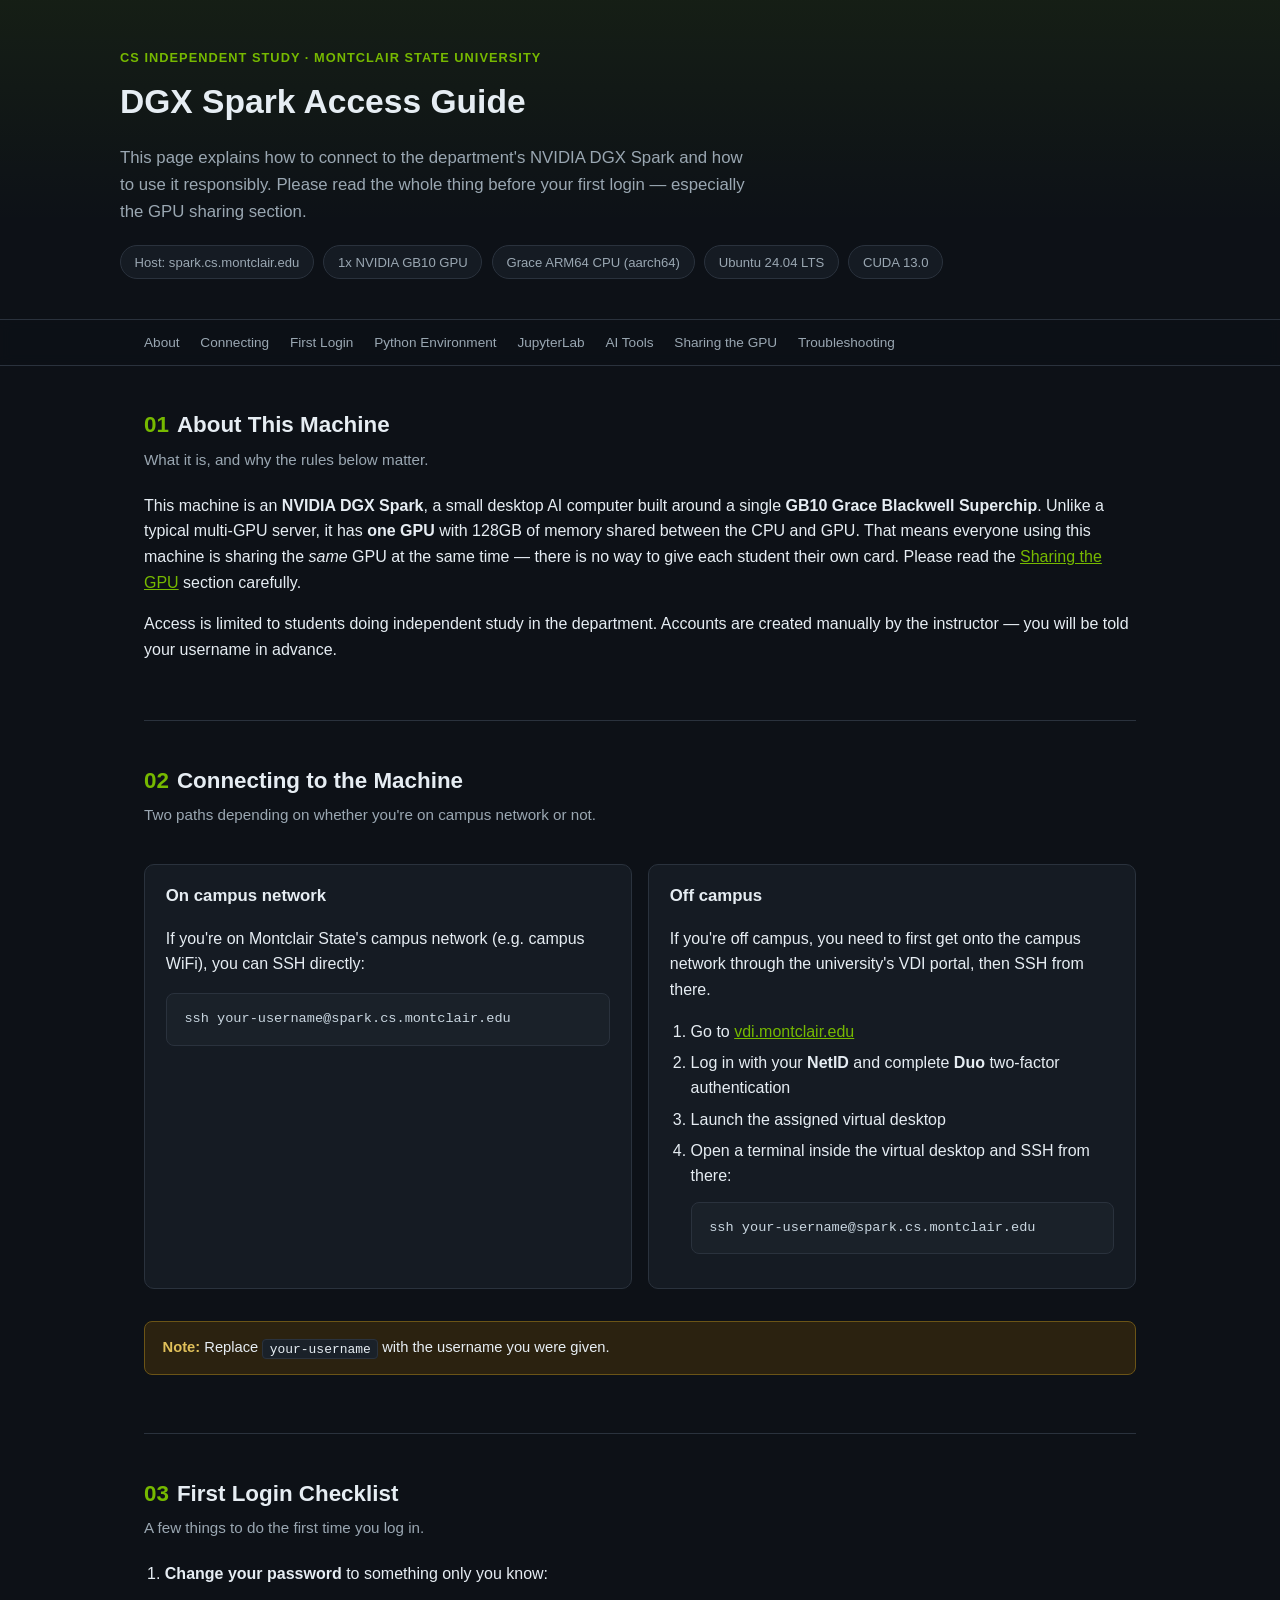
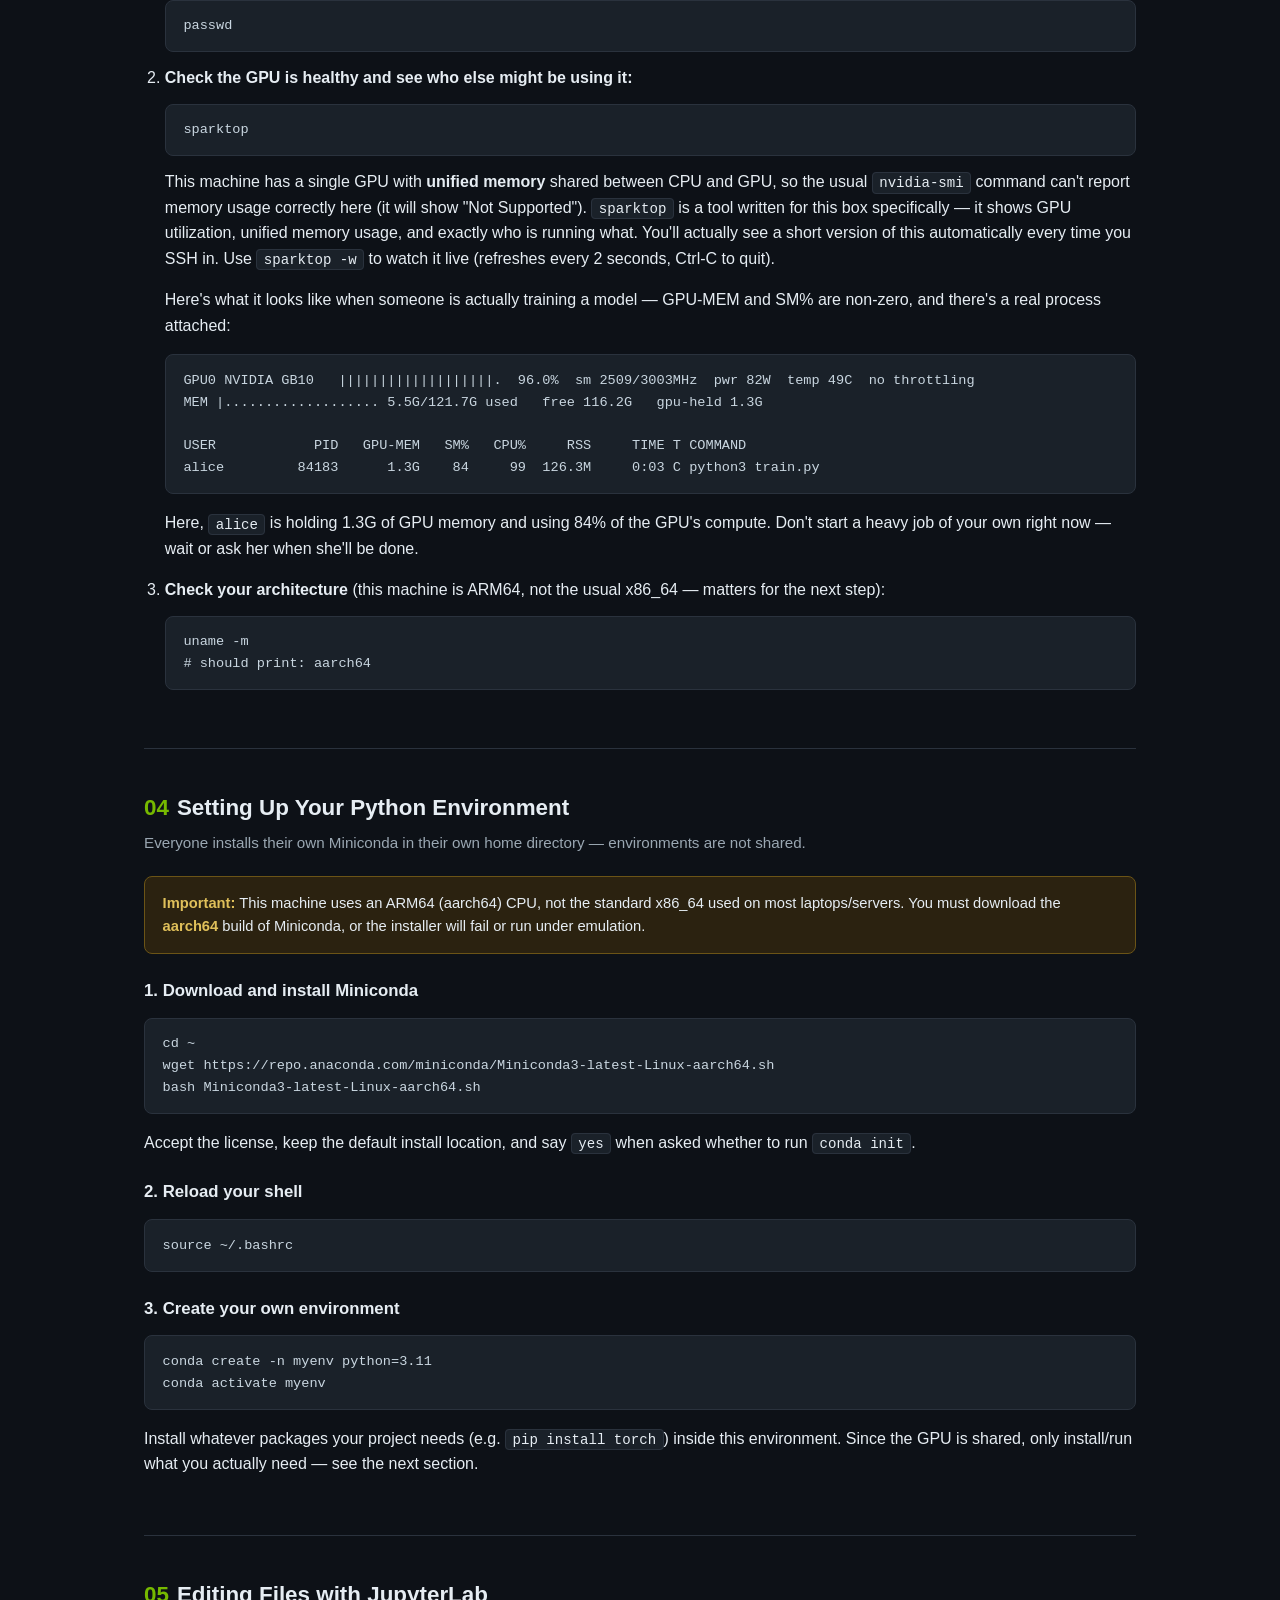
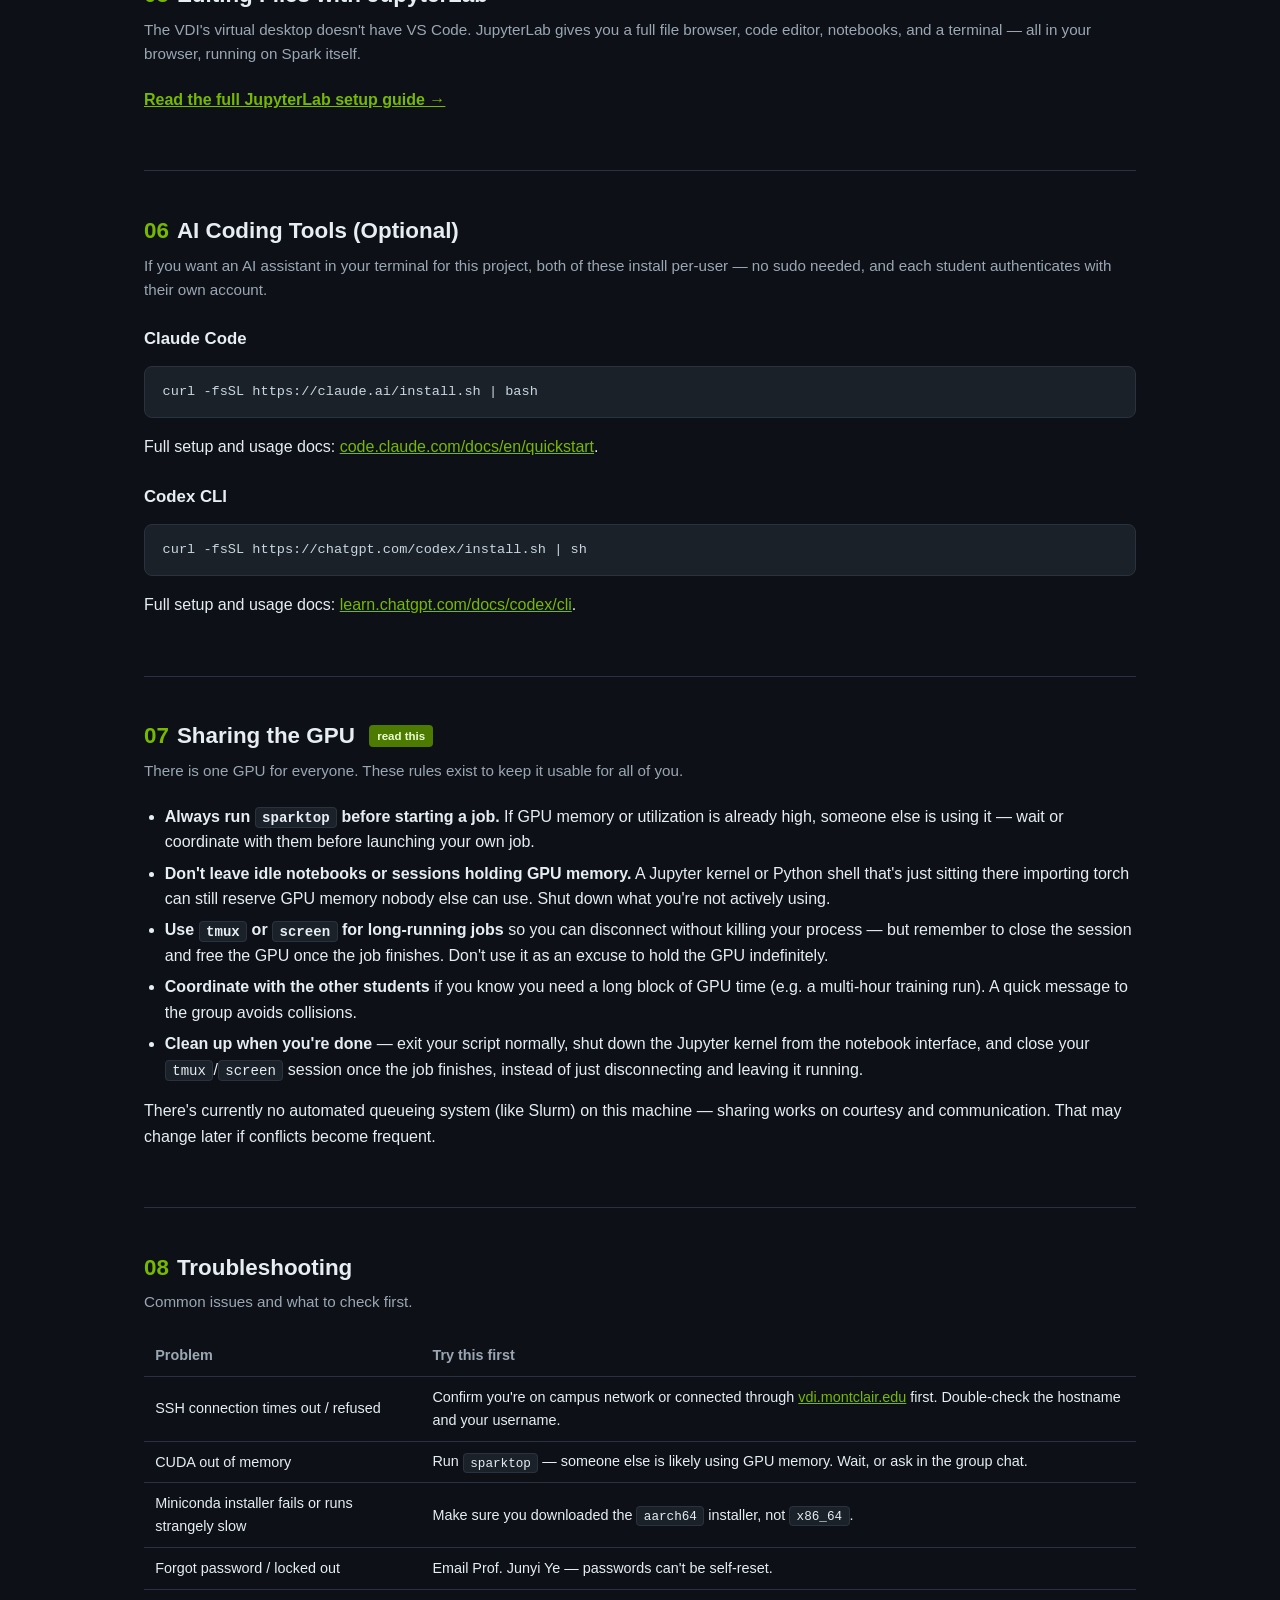
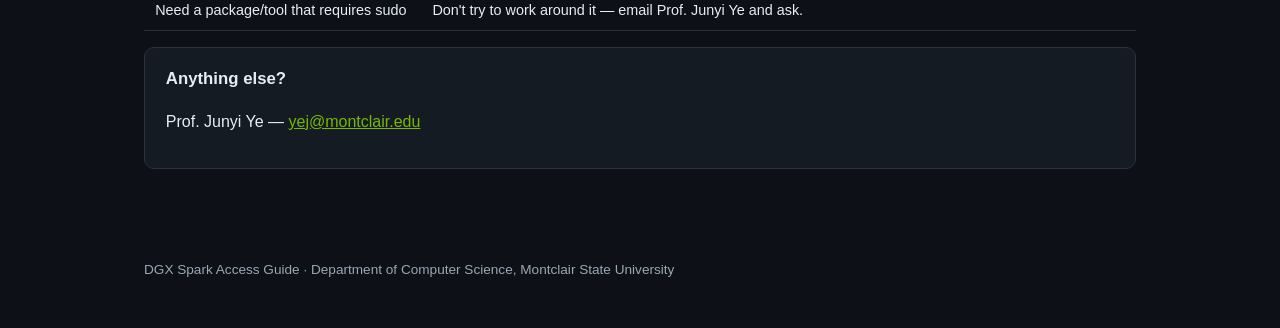
<file: index.html>
<!DOCTYPE html>
<html lang="en">
<head>
<meta charset="UTF-8">
<meta name="viewport" content="width=device-width, initial-scale=1.0">
<title>DGX Spark Access Guide</title>
<link rel="icon" type="image/svg+xml" href="favicon.svg">
<link rel="stylesheet" href="style.css">
</head>
<body>

<header class="hero">
  <div class="hero-inner">
    <div class="eyebrow">CS Independent Study &middot; Montclair State University</div>
    <h1>DGX Spark Access Guide</h1>
    <p class="lead">This page explains how to connect to the department's NVIDIA DGX Spark and how to use it responsibly. Please read the whole thing before your first login &mdash; especially the GPU sharing section.</p>
    <div class="spec-row">
      <span class="spec-chip">Host: spark.cs.montclair.edu</span>
      <span class="spec-chip">1x NVIDIA GB10 GPU</span>
      <span class="spec-chip">Grace ARM64 CPU (aarch64)</span>
      <span class="spec-chip">Ubuntu 24.04 LTS</span>
      <span class="spec-chip">CUDA 13.0</span>
    </div>
  </div>
</header>

<nav class="toc">
  <div class="toc-inner">
    <a href="#about">About</a>
    <a href="#connecting">Connecting</a>
    <a href="#first-login">First Login</a>
    <a href="#python-env">Python Environment</a>
    <a href="#jupyterlab">JupyterLab</a>
    <a href="#ai-tools">AI Tools</a>
    <a href="#sharing">Sharing the GPU</a>
    <a href="#troubleshooting">Troubleshooting</a>
  </div>
</nav>

<main>

  <section id="about">
    <h2><span class="num">01</span> About This Machine</h2>
    <p class="section-sub">What it is, and why the rules below matter.</p>
    <p>
      This machine is an <strong>NVIDIA DGX Spark</strong>, a small desktop AI computer built around a single
      <strong>GB10 Grace Blackwell Superchip</strong>. Unlike a typical multi-GPU server, it has
      <strong>one GPU</strong> with 128GB of memory shared between the CPU and GPU. That means everyone using
      this machine is sharing the <em>same</em> GPU at the same time &mdash; there is no way to give each student
      their own card. Please read the <a href="#sharing">Sharing the GPU</a> section carefully.
    </p>
    <p>
      Access is limited to students doing independent study in the department. Accounts are created manually
      by the instructor &mdash; you will be told your username in advance.
    </p>
  </section>

  <section id="connecting">
    <h2><span class="num">02</span> Connecting to the Machine</h2>
    <p class="section-sub">Two paths depending on whether you're on campus network or not.</p>

    <div class="two-col">
      <div class="card">
        <h3>On campus network</h3>
        <p>If you're on Montclair State's campus network (e.g. campus WiFi), you can SSH directly:</p>
        <pre><code>ssh your-username@spark.cs.montclair.edu</code></pre>
      </div>
      <div class="card">
        <h3>Off campus</h3>
        <p>If you're off campus, you need to first get onto the campus network through the university's VDI portal, then SSH from there.</p>
        <ol>
          <li>Go to <a href="https://vdi.montclair.edu/" target="_blank" rel="noopener">vdi.montclair.edu</a></li>
          <li>Log in with your <strong>NetID</strong> and complete <strong>Duo</strong> two-factor authentication</li>
          <li>Launch the assigned virtual desktop</li>
          <li>Open a terminal inside the virtual desktop and SSH from there:
            <pre><code>ssh your-username@spark.cs.montclair.edu</code></pre>
          </li>
        </ol>
      </div>
    </div>

    <div class="callout">
      <strong>Note:</strong> Replace <code>your-username</code> with the username you were given.
    </div>
  </section>

  <section id="first-login">
    <h2><span class="num">03</span> First Login Checklist</h2>
    <p class="section-sub">A few things to do the first time you log in.</p>
    <ol>
      <li>
        <strong>Change your password</strong> to something only you know:
        <pre><code>passwd</code></pre>
      </li>
      <li>
        <strong>Check the GPU is healthy and see who else might be using it:</strong>
        <pre><code>sparktop</code></pre>
        This machine has a single GPU with <strong>unified memory</strong> shared between CPU and GPU, so the
        usual <code>nvidia-smi</code> command can't report memory usage correctly here (it will show
        "Not Supported"). <code>sparktop</code> is a tool written for this box specifically &mdash; it shows GPU
        utilization, unified memory usage, and exactly who is running what. You'll actually see a short version
        of this automatically every time you SSH in. Use <code>sparktop -w</code> to watch it live (refreshes
        every 2 seconds, Ctrl-C to quit).

        <p>Here's what it looks like when someone is actually training a model &mdash; GPU-MEM and SM% are
        non-zero, and there's a real process attached:</p>
        <pre><code>GPU0 NVIDIA GB10   |||||||||||||||||||.  96.0%  sm 2509/3003MHz  pwr 82W  temp 49C  no throttling
MEM |................... 5.5G/121.7G used   free 116.2G   gpu-held 1.3G

USER            PID   GPU-MEM   SM%   CPU%     RSS     TIME T COMMAND
alice         84183      1.3G    84     99  126.3M     0:03 C python3 train.py</code></pre>
        <p>Here, <code>alice</code> is holding 1.3G of GPU memory and using 84% of the GPU's compute. Don't start
        a heavy job of your own right now &mdash; wait or ask her when she'll be done.</p>
      </li>
      <li>
        <strong>Check your architecture</strong> (this machine is ARM64, not the usual x86_64 &mdash; matters for
        the next step):
        <pre><code>uname -m
# should print: aarch64</code></pre>
      </li>
    </ol>
  </section>

  <section id="python-env">
    <h2><span class="num">04</span> Setting Up Your Python Environment</h2>
    <p class="section-sub">Everyone installs their own Miniconda in their own home directory &mdash; environments are not shared.</p>

    <div class="callout">
      <strong>Important:</strong> This machine uses an ARM64 (aarch64) CPU, not the standard x86_64 used on most
      laptops/servers. You must download the <strong>aarch64</strong> build of Miniconda, or the installer will
      fail or run under emulation.
    </div>

    <h3>1. Download and install Miniconda</h3>
    <pre><code>cd ~
wget https://repo.anaconda.com/miniconda/Miniconda3-latest-Linux-aarch64.sh
bash Miniconda3-latest-Linux-aarch64.sh</code></pre>
    <p>Accept the license, keep the default install location, and say <code>yes</code> when asked whether to run
    <code>conda init</code>.</p>

    <h3>2. Reload your shell</h3>
    <pre><code>source ~/.bashrc</code></pre>

    <h3>3. Create your own environment</h3>
    <pre><code>conda create -n myenv python=3.11
conda activate myenv</code></pre>
    <p>Install whatever packages your project needs (e.g. <code>pip install torch</code>) inside this environment.
    Since the GPU is shared, only install/run what you actually need &mdash; see the next section.</p>
  </section>

  <section id="jupyterlab">
    <h2><span class="num">05</span> Editing Files with JupyterLab</h2>
    <p class="section-sub">The VDI's virtual desktop doesn't have VS Code. JupyterLab gives you a full file
    browser, code editor, notebooks, and a terminal &mdash; all in your browser, running on Spark itself.</p>
    <p><a href="jupyterlab.html"><strong>Read the full JupyterLab setup guide &rarr;</strong></a></p>
  </section>

  <section id="ai-tools">
    <h2><span class="num">06</span> AI Coding Tools (Optional)</h2>
    <p class="section-sub">If you want an AI assistant in your terminal for this project, both of these install
    per-user &mdash; no sudo needed, and each student authenticates with their own account.</p>

    <h3>Claude Code</h3>
    <pre><code>curl -fsSL https://claude.ai/install.sh | bash</code></pre>
    <p>Full setup and usage docs: <a href="https://code.claude.com/docs/en/quickstart" target="_blank"
    rel="noopener">code.claude.com/docs/en/quickstart</a>.</p>

    <h3>Codex CLI</h3>
    <pre><code>curl -fsSL https://chatgpt.com/codex/install.sh | sh</code></pre>
    <p>Full setup and usage docs: <a href="https://learn.chatgpt.com/docs/codex/cli" target="_blank"
    rel="noopener">learn.chatgpt.com/docs/codex/cli</a>.</p>
  </section>

  <section id="sharing">
    <h2><span class="num">07</span> Sharing the GPU <span class="badge">read this</span></h2>
    <p class="section-sub">There is one GPU for everyone. These rules exist to keep it usable for all of you.</p>

    <ul>
      <li><strong>Always run <code>sparktop</code> before starting a job.</strong> If GPU memory or utilization
      is already high, someone else is using it &mdash; wait or coordinate with them before launching your own job.</li>
      <li><strong>Don't leave idle notebooks or sessions holding GPU memory.</strong> A Jupyter kernel or Python
      shell that's just sitting there importing torch can still reserve GPU memory nobody else can use. Shut down
      what you're not actively using.</li>
      <li><strong>Use <code>tmux</code> or <code>screen</code> for long-running jobs</strong> so you can disconnect
      without killing your process &mdash; but remember to close the session and free the GPU once the job finishes.
      Don't use it as an excuse to hold the GPU indefinitely.</li>
      <li><strong>Coordinate with the other students</strong> if you know you need a long block of GPU time (e.g.
      a multi-hour training run). A quick message to the group avoids collisions.</li>
      <li><strong>Clean up when you're done</strong> &mdash; exit your script normally, shut down the Jupyter kernel
      from the notebook interface, and close your <code>tmux</code>/<code>screen</code> session once the job
      finishes, instead of just disconnecting and leaving it running.</li>
    </ul>

    <p>There's currently no automated queueing system (like Slurm) on this machine &mdash; sharing works on
    courtesy and communication. That may change later if conflicts become frequent.</p>
  </section>

  <section id="troubleshooting">
    <h2><span class="num">08</span> Troubleshooting</h2>
    <p class="section-sub">Common issues and what to check first.</p>
    <table>
      <tr><th>Problem</th><th>Try this first</th></tr>
      <tr>
        <td>SSH connection times out / refused</td>
        <td>Confirm you're on campus network or connected through <a href="https://vdi.montclair.edu/" target="_blank" rel="noopener">vdi.montclair.edu</a> first. Double-check the hostname and your username.</td>
      </tr>
      <tr>
        <td>CUDA out of memory</td>
        <td>Run <code>sparktop</code> &mdash; someone else is likely using GPU memory. Wait, or ask in the group chat.</td>
      </tr>
      <tr>
        <td>Miniconda installer fails or runs strangely slow</td>
        <td>Make sure you downloaded the <code>aarch64</code> installer, not <code>x86_64</code>.</td>
      </tr>
      <tr>
        <td>Forgot password / locked out</td>
        <td>Email Prof. Junyi Ye &mdash; passwords can't be self-reset.</td>
      </tr>
      <tr>
        <td>Need a package/tool that requires sudo</td>
        <td>Don't try to work around it &mdash; email Prof. Junyi Ye and ask.</td>
      </tr>
    </table>

    <div class="card">
      <h3>Anything else?</h3>
      <p>Prof. Junyi Ye &mdash; <a href="mailto:yej@montclair.edu">yej@montclair.edu</a></p>
    </div>
  </section>

</main>

<footer>
  DGX Spark Access Guide &middot; Department of Computer Science, Montclair State University
</footer>

</body>
</html>
</file>
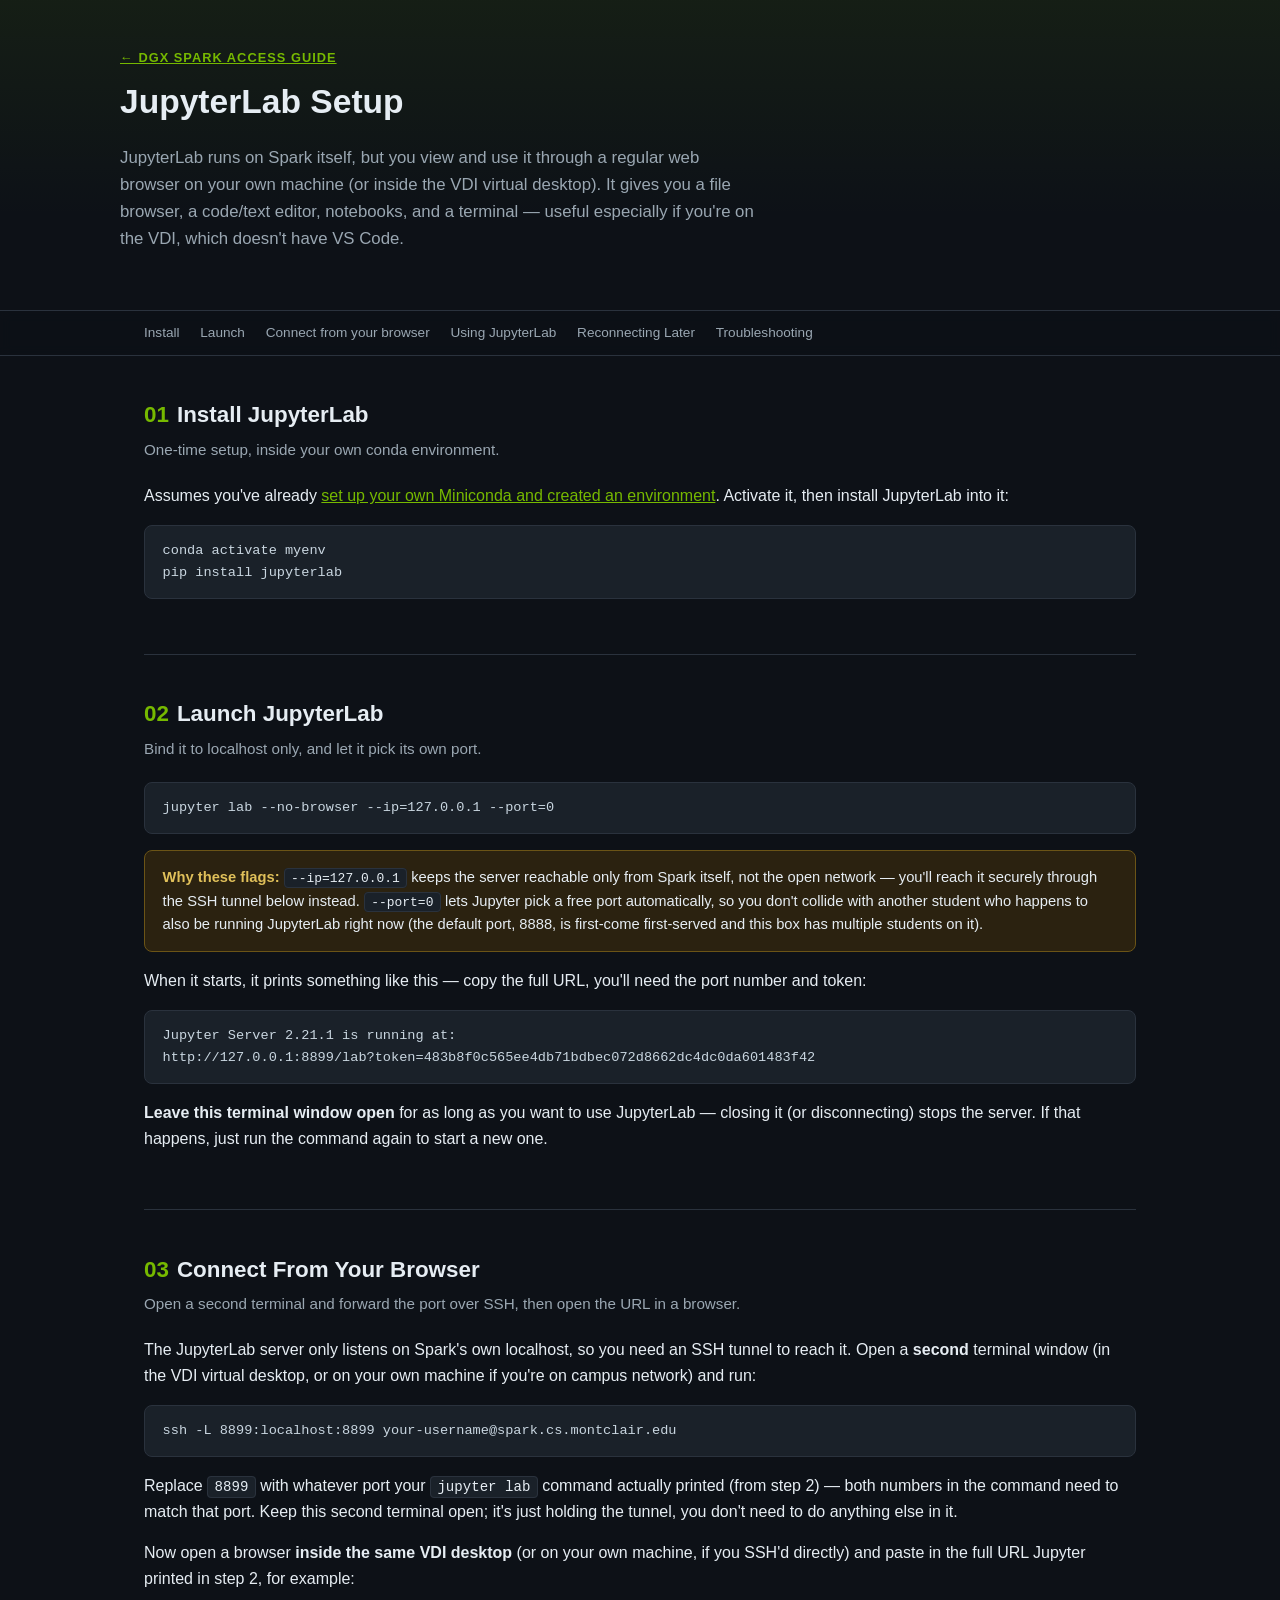
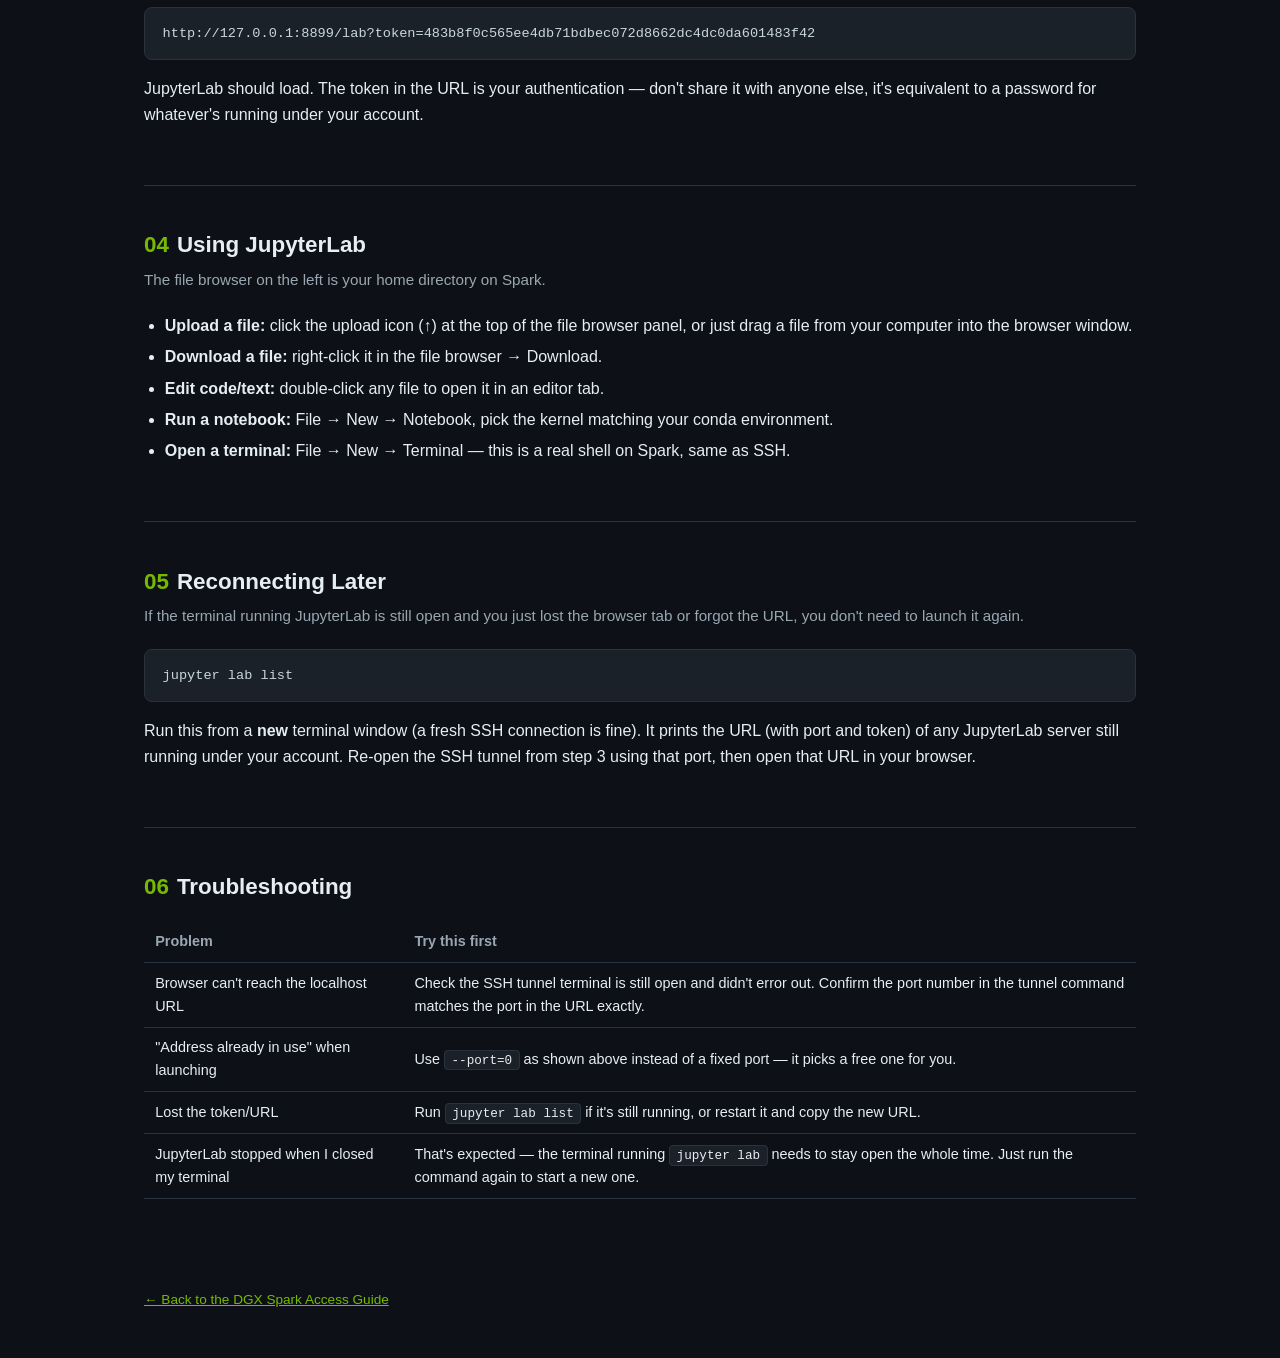
<file: jupyterlab.html>
<!DOCTYPE html>
<html lang="en">
<head>
<meta charset="UTF-8">
<meta name="viewport" content="width=device-width, initial-scale=1.0">
<title>JupyterLab Setup — DGX Spark</title>
<link rel="icon" type="image/svg+xml" href="favicon.svg">
<link rel="stylesheet" href="style.css">
</head>
<body>

<header class="hero">
  <div class="hero-inner">
    <div class="eyebrow"><a href="index.html">&larr; DGX Spark Access Guide</a></div>
    <h1>JupyterLab Setup</h1>
    <p class="lead">JupyterLab runs on Spark itself, but you view and use it through a regular web browser on your
    own machine (or inside the VDI virtual desktop). It gives you a file browser, a code/text editor, notebooks,
    and a terminal &mdash; useful especially if you're on the VDI, which doesn't have VS Code.</p>
  </div>
</header>

<nav class="toc">
  <div class="toc-inner">
    <a href="#install">Install</a>
    <a href="#launch">Launch</a>
    <a href="#tunnel">Connect from your browser</a>
    <a href="#using">Using JupyterLab</a>
    <a href="#next-time">Reconnecting Later</a>
    <a href="#troubleshooting">Troubleshooting</a>
  </div>
</nav>

<main>

  <section id="install">
    <h2><span class="num">01</span> Install JupyterLab</h2>
    <p class="section-sub">One-time setup, inside your own conda environment.</p>
    <p>Assumes you've already <a href="index.html#python-env">set up your own Miniconda and created an
    environment</a>. Activate it, then install JupyterLab into it:</p>
    <pre><code>conda activate myenv
pip install jupyterlab</code></pre>
  </section>

  <section id="launch">
    <h2><span class="num">02</span> Launch JupyterLab</h2>
    <p class="section-sub">Bind it to localhost only, and let it pick its own port.</p>
    <pre><code>jupyter lab --no-browser --ip=127.0.0.1 --port=0</code></pre>
    <div class="callout">
      <strong>Why these flags:</strong> <code>--ip=127.0.0.1</code> keeps the server reachable only from Spark
      itself, not the open network &mdash; you'll reach it securely through the SSH tunnel below instead.
      <code>--port=0</code> lets Jupyter pick a free port automatically, so you don't collide with another
      student who happens to also be running JupyterLab right now (the default port, 8888, is first-come
      first-served and this box has multiple students on it).
    </div>
    <p>When it starts, it prints something like this &mdash; copy the full URL, you'll need the port number and
    token:</p>
    <pre><code>Jupyter Server 2.21.1 is running at:
http://127.0.0.1:8899/lab?token=483b8f0c565ee4db71bdbec072d8662dc4dc0da601483f42</code></pre>
    <p><strong>Leave this terminal window open</strong> for as long as you want to use JupyterLab &mdash; closing
    it (or disconnecting) stops the server. If that happens, just run the command again to start a new one.</p>
  </section>

  <section id="tunnel">
    <h2><span class="num">03</span> Connect From Your Browser</h2>
    <p class="section-sub">Open a second terminal and forward the port over SSH, then open the URL in a browser.</p>
    <p>The JupyterLab server only listens on Spark's own localhost, so you need an SSH tunnel to reach it. Open a
    <strong>second</strong> terminal window (in the VDI virtual desktop, or on your own machine if you're on
    campus network) and run:</p>
    <pre><code>ssh -L 8899:localhost:8899 your-username@spark.cs.montclair.edu</code></pre>
    <p>Replace <code>8899</code> with whatever port your <code>jupyter lab</code> command actually printed (from
    step 2) &mdash; both numbers in the command need to match that port. Keep this second terminal open; it's
    just holding the tunnel, you don't need to do anything else in it.</p>
    <p>Now open a browser <strong>inside the same VDI desktop</strong> (or on your own machine, if you SSH'd
    directly) and paste in the full URL Jupyter printed in step 2, for example:</p>
    <pre><code>http://127.0.0.1:8899/lab?token=483b8f0c565ee4db71bdbec072d8662dc4dc0da601483f42</code></pre>
    <p>JupyterLab should load. The token in the URL is your authentication &mdash; don't share it with anyone
    else, it's equivalent to a password for whatever's running under your account.</p>
  </section>

  <section id="using">
    <h2><span class="num">04</span> Using JupyterLab</h2>
    <p class="section-sub">The file browser on the left is your home directory on Spark.</p>
    <ul>
      <li><strong>Upload a file:</strong> click the upload icon (&uarr;) at the top of the file browser panel, or
      just drag a file from your computer into the browser window.</li>
      <li><strong>Download a file:</strong> right-click it in the file browser &rarr; Download.</li>
      <li><strong>Edit code/text:</strong> double-click any file to open it in an editor tab.</li>
      <li><strong>Run a notebook:</strong> File &rarr; New &rarr; Notebook, pick the kernel matching your conda
      environment.</li>
      <li><strong>Open a terminal:</strong> File &rarr; New &rarr; Terminal &mdash; this is a real shell on Spark,
      same as SSH.</li>
    </ul>
  </section>

  <section id="next-time">
    <h2><span class="num">05</span> Reconnecting Later</h2>
    <p class="section-sub">If the terminal running JupyterLab is still open and you just lost the browser tab
    or forgot the URL, you don't need to launch it again.</p>
    <pre><code>jupyter lab list</code></pre>
    <p>Run this from a <strong>new</strong> terminal window (a fresh SSH connection is fine). It prints the URL
    (with port and token) of any JupyterLab server still running under your account. Re-open the SSH tunnel from
    step 3 using that port, then open that URL in your browser.</p>
  </section>

  <section id="troubleshooting">
    <h2><span class="num">06</span> Troubleshooting</h2>
    <table>
      <tr><th>Problem</th><th>Try this first</th></tr>
      <tr>
        <td>Browser can't reach the localhost URL</td>
        <td>Check the SSH tunnel terminal is still open and didn't error out. Confirm the port number in the
        tunnel command matches the port in the URL exactly.</td>
      </tr>
      <tr>
        <td>"Address already in use" when launching</td>
        <td>Use <code>--port=0</code> as shown above instead of a fixed port &mdash; it picks a free one for you.</td>
      </tr>
      <tr>
        <td>Lost the token/URL</td>
        <td>Run <code>jupyter lab list</code> if it's still running, or restart it and copy the new URL.</td>
      </tr>
      <tr>
        <td>JupyterLab stopped when I closed my terminal</td>
        <td>That's expected &mdash; the terminal running <code>jupyter lab</code> needs to stay open the whole
        time. Just run the command again to start a new one.</td>
      </tr>
    </table>
  </section>

</main>

<footer>
  <a href="index.html">&larr; Back to the DGX Spark Access Guide</a>
</footer>

</body>
</html>
</file>
<file: style.css>
:root {
  --bg: #0d1117;
  --bg-elevated: #151b23;
  --border: #2a323d;
  --text: #e6edf3;
  --text-dim: #9aa7b2;
  --accent: #76b900; /* NVIDIA green */
  --accent-dim: #4d7a00;
  --code-bg: #1a2129;
  --warn-bg: #2b2210;
  --warn-border: #6b5416;
  --max-width: 1040px;
}

* { box-sizing: border-box; }

body {
  margin: 0;
  background: var(--bg);
  color: var(--text);
  font-family: -apple-system, BlinkMacSystemFont, "Segoe UI", Roboto, Helvetica, Arial, sans-serif;
  line-height: 1.6;
}

header.hero {
  border-bottom: 1px solid var(--border);
  padding: 3rem 1.5rem 2.5rem;
  background: linear-gradient(180deg, rgba(118,185,0,0.08), transparent 70%);
}

.hero-inner {
  max-width: var(--max-width);
  margin: 0 auto;
}

.eyebrow {
  color: var(--accent);
  font-weight: 600;
  letter-spacing: 0.08em;
  text-transform: uppercase;
  font-size: 0.8rem;
}

h1 {
  font-size: 2.1rem;
  margin: 0.4rem 0 0.6rem;
}

.hero p.lead {
  color: var(--text-dim);
  font-size: 1.05rem;
  max-width: 640px;
}

.spec-row {
  display: flex;
  flex-wrap: wrap;
  gap: 0.6rem;
  margin-top: 1.2rem;
}

.spec-chip {
  border: 1px solid var(--border);
  background: var(--bg-elevated);
  border-radius: 999px;
  padding: 0.35rem 0.85rem;
  font-size: 0.82rem;
  color: var(--text-dim);
}

nav.toc {
  position: sticky;
  top: 0;
  z-index: 10;
  background: rgba(13,17,23,0.92);
  backdrop-filter: blur(6px);
  border-bottom: 1px solid var(--border);
}

nav.toc .toc-inner {
  max-width: var(--max-width);
  margin: 0 auto;
  padding: 0.7rem 1.5rem;
  display: flex;
  flex-wrap: wrap;
  row-gap: 0.4rem;
  gap: 1.3rem;
  font-size: 0.85rem;
}

nav.toc a {
  color: var(--text-dim);
  text-decoration: none;
  white-space: nowrap;
}

nav.toc a:hover { color: var(--accent); }

main {
  max-width: var(--max-width);
  margin: 0 auto;
  padding: 0 1.5rem;
}

section {
  padding: 2.6rem 0;
  border-bottom: 1px solid var(--border);
}

section:last-of-type { border-bottom: none; }

h2 {
  font-size: 1.4rem;
  margin: 0 0 0.3rem;
  display: flex;
  align-items: center;
  gap: 0.5rem;
}

h2 .num {
  color: var(--accent);
  font-variant-numeric: tabular-nums;
}

.section-sub {
  color: var(--text-dim);
  margin-top: 0;
  margin-bottom: 1.3rem;
  font-size: 0.95rem;
}

h3 {
  font-size: 1.05rem;
  margin: 1.5rem 0 0.6rem;
  color: var(--text);
}

p { color: var(--text); }

ul, ol {
  padding-left: 1.3rem;
}

li { margin: 0.35rem 0; }

code {
  background: var(--code-bg);
  border: 1px solid var(--border);
  border-radius: 4px;
  padding: 0.1rem 0.4rem;
  font-family: ui-monospace, SFMono-Regular, "SF Mono", Menlo, Consolas, monospace;
  font-size: 0.88em;
}

pre {
  background: var(--code-bg);
  border: 1px solid var(--border);
  border-radius: 8px;
  padding: 0.9rem 1.1rem;
  overflow-x: auto;
  margin: 0.8rem 0;
  scrollbar-width: thin;
  scrollbar-color: var(--border) transparent;
}

pre::-webkit-scrollbar {
  height: 6px;
}

pre::-webkit-scrollbar-track {
  background: transparent;
}

pre::-webkit-scrollbar-thumb {
  background: var(--border);
  border-radius: 999px;
}

pre::-webkit-scrollbar-thumb:hover {
  background: var(--text-dim);
}

pre code {
  background: none;
  border: none;
  padding: 0;
  font-size: 0.85rem;
  color: #c9d6e0;
}

.card {
  background: var(--bg-elevated);
  border: 1px solid var(--border);
  border-radius: 10px;
  padding: 1.1rem 1.3rem;
  margin: 1rem 0;
}

.card h3 { margin-top: 0; }

.callout {
  border: 1px solid var(--warn-border);
  background: var(--warn-bg);
  border-radius: 8px;
  padding: 0.9rem 1.1rem;
  margin: 1rem 0;
  font-size: 0.92rem;
}

.callout strong { color: #e0c05a; }

.two-col {
  display: grid;
  grid-template-columns: 1fr 1fr;
  gap: 1rem;
}

@media (max-width: 680px) {
  .two-col { grid-template-columns: 1fr; }
  h1 { font-size: 1.6rem; }
}

table {
  width: 100%;
  border-collapse: collapse;
  margin: 1rem 0;
  font-size: 0.9rem;
}

th, td {
  text-align: left;
  padding: 0.55rem 0.7rem;
  border-bottom: 1px solid var(--border);
}

th { color: var(--text-dim); font-weight: 600; }

footer {
  max-width: var(--max-width);
  margin: 0 auto;
  padding: 2rem 1.5rem 3rem;
  color: var(--text-dim);
  font-size: 0.85rem;
}

a { color: var(--accent); }

.badge {
  display: inline-block;
  background: var(--accent-dim);
  color: #eaffd0;
  border-radius: 4px;
  padding: 0.1rem 0.5rem;
  font-size: 0.72rem;
  font-weight: 600;
  margin-left: 0.4rem;
  vertical-align: middle;
}
</file>
